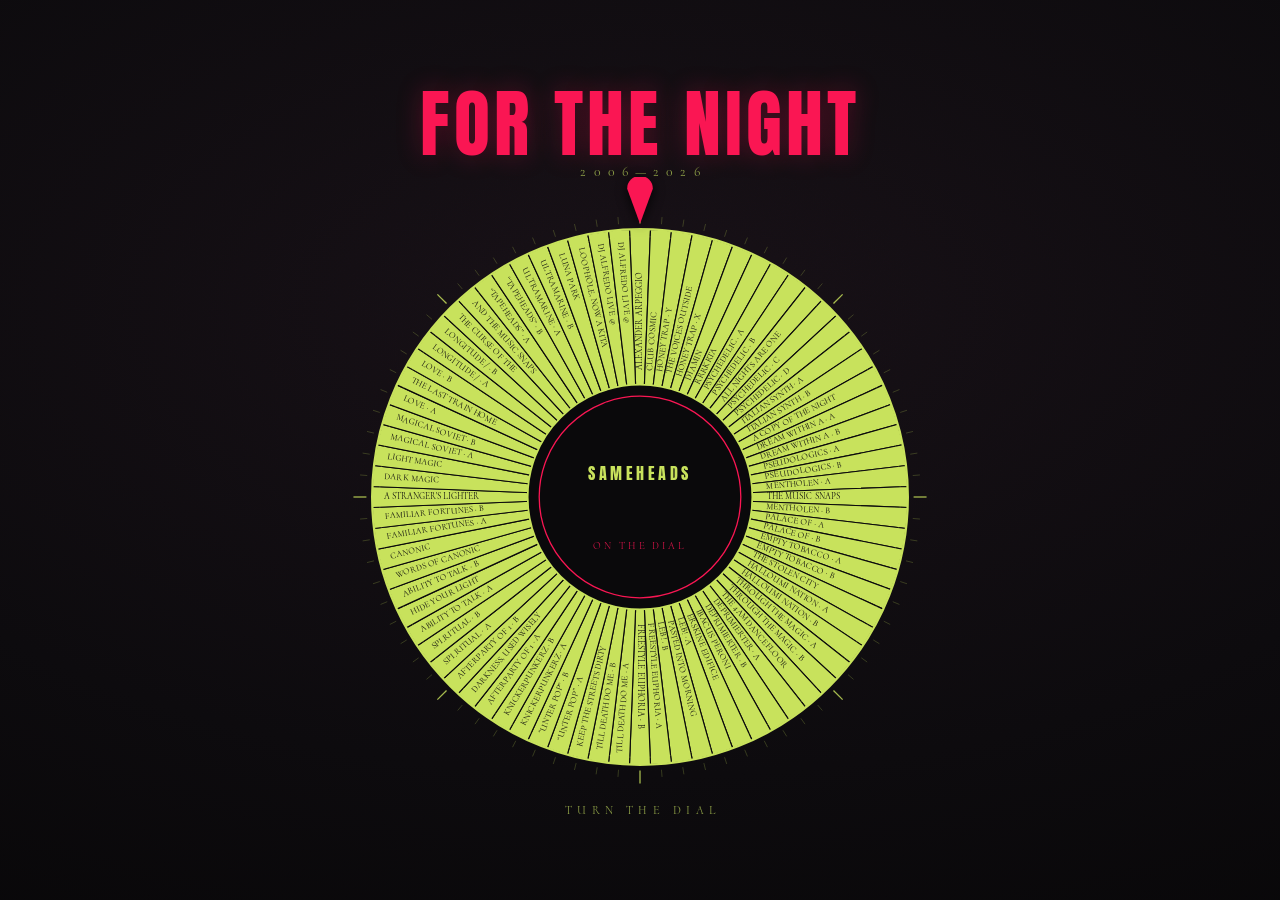
<file: spinner/index.html>
<!doctype html>
<html lang="en">
<head>
<meta charset="utf-8">
<meta name="viewport" content="width=device-width,initial-scale=1">
<meta name="theme-color" content="#0a090b">
<title>Sameheads 20 — For the Night</title>
<meta name="description" content="Sameheads, for the night. Turn the dial.">
<style>
  @font-face{font-family:"Cormorant Upright";src:url("assets/fonts/CormorantUpright-400.ttf") format("truetype");font-weight:400;font-display:swap;}
  @font-face{font-family:"Cormorant Upright";src:url("assets/fonts/CormorantUpright-700.ttf") format("truetype");font-weight:700;font-display:swap;}
  @font-face{font-family:"Anton";src:url("assets/fonts/Anton-Regular.ttf") format("truetype");font-weight:400;font-display:swap;}

  :root{
    /* Four inks, sampled off her flyer: black ground, hot pink, lime, sand. */
    --void:   #0a090b;
    --pink:   #fa1653;
    --lime:   #c8e25c;
    --sand:   #eed3a8;
    --ink:    var(--void);
    --cream:  var(--lime);
    --oxblood:var(--pink);
    --blush:  var(--sand);
    --serif:  "Cormorant Upright","Cormorant",Garamond,serif;
    --sans:   "Anton","Arial Narrow",Impact,sans-serif;
    --pad:    clamp(1.1rem,.7rem + 2.2vw,2.6rem);
  }

  *{ box-sizing:border-box; }
  html{ background:var(--void); -webkit-text-size-adjust:100%; }
  body{
    margin:0; min-height:100svh; overflow-x:clip;
    color:var(--lime); font-family:var(--serif);
    background:
      radial-gradient(120% 90% at 50% 34%, #171016 0%, #0c0a0d 58%, #060506 100%);
  }
  /* printed grain, so the black is paper and not screen */
  body::after{
    content:""; position:fixed; inset:0; z-index:1; pointer-events:none;
    opacity:.38; mix-blend-mode:overlay;
    background-image:url("data:image/svg+xml,%3Csvg xmlns='http://www.w3.org/2000/svg' width='180' height='180'%3E%3Cfilter id='n'%3E%3CfeTurbulence type='fractalNoise' baseFrequency='.85' numOctaves='3'/%3E%3C/filter%3E%3Crect width='180' height='180' filter='url(%23n)' opacity='.42'/%3E%3C/svg%3E");
  }

  .stage{
    position:relative; z-index:2;
    min-height:100svh;
    display:flex; flex-direction:column;
    align-items:center; justify-content:center;
    padding:var(--pad);
    gap:clamp(.9rem,3.2vh,2.2rem);
    text-align:center;
  }

  /* ---------- headline ---------- */
  .head{ display:grid; gap:.35em; padding-top:.4rem; }
  h1{
    margin:0; font-family:var(--sans); font-weight:400;
    font-size:clamp(2rem,1rem + 6.4vw,4.6rem);
    line-height:.92; letter-spacing:.055em; color:var(--pink);
    text-shadow:0 0 26px rgba(250,22,83,.28);
  }
  .years{
    margin:0; font-size:clamp(.66rem,.6rem + .4vw,.86rem);
    letter-spacing:.52em; text-indent:.52em; color:color-mix(in oklab,var(--lime) 72%,var(--void));
  }

  /* ---------- dial ---------- */
  .dialwrap{ display:grid; justify-items:center; gap:calc(var(--pad)*.45); min-width:0; }
  .dial{
    position:relative;
    width:min(92vw,64svh,580px);
    aspect-ratio:1; border:0; padding:0; background:none;
    cursor:pointer; -webkit-tap-highlight-color:transparent;
  }
  @media (max-height:700px){ .dial{ width:min(86vw,56svh,440px); } }

  .dialclip{ display:block; width:100%; aspect-ratio:1; overflow:hidden; border-radius:50%; }
  .dial svg{ display:block; width:100%; height:100%; will-change:transform; }
  .dial:focus-visible{ outline:2px solid var(--blush); outline-offset:10px; border-radius:50%; }

  .needle{
    position:absolute; top:-5.5%; left:50%; transform:translateX(-50%);
    width:clamp(18px,2.6vw,28px); height:auto; z-index:3; pointer-events:none;
    filter:drop-shadow(0 3px 6px rgba(0,0,0,.8));
  }
  .hint{
    margin:0; font-size:clamp(.6rem,.56rem + .24vw,.74rem);
    letter-spacing:.44em; text-indent:.44em; text-transform:uppercase;
    color:color-mix(in oklab,var(--lime) 74%,var(--void));
    transition:color .2s ease;
  }
  .hint[data-spin="1"]{ color:var(--pink); }

  /* ---------- foot ---------- */
  .foot{
    font-size:clamp(.56rem,.52rem + .2vw,.68rem);
    letter-spacing:.34em; text-indent:.34em; text-transform:uppercase;
    color:color-mix(in oklab,var(--lime) 46%,var(--void));
    padding-bottom:env(safe-area-inset-bottom,0);
  }
  .foot p{ margin:0; }

  /* ---------- result: a hot pink sticker on the black ---------- */
  .sheet{
    position:fixed; inset:0; z-index:20; display:grid; place-items:center;
    padding:var(--pad);
    background:color-mix(in oklab,var(--void) 88%, black);
  }
  .sheet[hidden]{ display:none; }
  body.locked{ overflow:hidden; }

  .slip{
    position:relative; width:min(100%,24rem);
    max-height:calc(100svh - 2*var(--pad)); overflow:auto;
    background:var(--card,var(--pink));
    color:var(--cardInk,var(--void));
    padding:calc(var(--pad)*1.5) calc(var(--pad)*1.15) calc(var(--pad)*2.1);
    display:grid; justify-items:center; gap:calc(var(--pad)*.42);
    text-align:center; transform:rotate(-.5deg);
    box-shadow:0 30px 70px -20px rgba(0,0,0,.9),
               0 0 60px -18px color-mix(in oklab,var(--card,var(--pink)) 62%,transparent);
  }
  .slip::before{
    content:""; position:absolute; inset:7px; pointer-events:none;
    border:1px solid color-mix(in oklab,var(--cardInk,var(--void)) 55%,transparent);
  }
  .slip .stamp{ width:26%; max-width:110px; margin:0 auto .2em; display:block; }
  /* the cassette is knocked out of its plate and printed in the card's own ink,
     so it never sits in a foreign dark box on lime or cream */
  .slip .stamp[data-kind="tape"]{
    aspect-ratio:900/503; background:var(--cardInk,var(--void));
    -webkit-mask:url("assets/v3/tape-ink.png") center/contain no-repeat;
            mask:url("assets/v3/tape-ink.png") center/contain no-repeat;
  }
  .slip .stamp[data-kind="skid"]{
    aspect-ratio:400/682;
    background:url("assets/v3/skid-plate.png") center/contain no-repeat;
  }
  .kicker{
    margin:0; font-size:.62rem; letter-spacing:.34em; text-indent:.34em;
    text-transform:uppercase; color:var(--cardInk,var(--void)); font-weight:700;
  }
  .rtitle{
    margin:0; font-weight:400;
    font-size:clamp(1.15rem,.95rem + .9vw,1.6rem);
    line-height:1.1; text-wrap:balance;
    text-transform:uppercase; letter-spacing:.02em;
  }
  .rartist{
    margin:0; font-size:.74rem; letter-spacing:.2em; text-indent:.2em;
    text-transform:uppercase; color:var(--cardInk,var(--void));
  }
  .rnote{ margin:0; font-size:.88rem; line-height:1.45; max-width:28ch;
    color:var(--cardInk,var(--void)); }
  .rlink{ margin:0; font-size:.72rem; letter-spacing:.14em; text-transform:uppercase; }
  .rlink a{ color:var(--cardInk,var(--void)); text-decoration:none;
    border-bottom:1px solid color-mix(in oklab,var(--cardInk,var(--void)) 45%,transparent); }

  .btn{
    font-family:var(--serif); font-size:1rem;
    letter-spacing:.18em; text-indent:.18em; text-transform:uppercase;
    border-radius:0; border:0; cursor:pointer;
    padding:.72em 1.3em .64em; width:100%;
    transition:transform .12s ease, filter .12s ease;
  }
  .btn:active{ transform:translateY(1px); }
  .btn:focus-visible{ outline:2px solid var(--cardInk,var(--void)); outline-offset:3px; }
  .btn-primary{ background:var(--cardInk,var(--void)); color:var(--card,var(--pink)); }
  .btn-primary:hover{ filter:brightness(1.35); }
  .btn-ghost{
    background:none; color:var(--cardInk,var(--void));
    border:1px solid color-mix(in oklab,var(--cardInk,var(--void)) 55%,transparent);
    font-size:.82rem; padding:.55em 1em .5em;
  }
  .btn-ghost:hover{ background:color-mix(in oklab,var(--cardInk,var(--void)) 10%,transparent); }
  .actions{ display:grid; gap:calc(var(--pad)*.4); width:min(100%,19rem); margin-top:calc(var(--pad)*.8); }
  .player{ width:100%; }
  .player iframe{ width:100%; border:0; display:block; }
  /* the reading: no chrome, just a rule that fills as she speaks */
  .reading{ width:min(100%,19rem); display:grid; gap:.42rem; margin:.1rem 0 .35rem; }
  .reading .track{
    position:relative; height:2px; width:100%;
    background:color-mix(in oklab,var(--cardInk,var(--void)) 34%,transparent);
  }
  .reading .fill{
    position:absolute; inset:0 auto 0 0; width:0%;
    background:var(--cardInk,var(--void));
  }
  .reading .time{
    font-size:.72rem; letter-spacing:.06em; text-indent:.06em;
    font-variant-numeric:tabular-nums;
    text-transform:uppercase; color:var(--cardInk,var(--void));
  }

  @media (prefers-reduced-motion:reduce){ .dial svg{ transition:none !important; } }
</style>
</head>
<body>
<main class="stage">
  <header class="head">
    <h1>FOR THE NIGHT</h1>
    <p class="years">2006—2026</p>
  </header>

  <section class="dialwrap">
    <button class="dial" id="dial" type="button" aria-describedby="hint">
      <span class="needle" aria-hidden="true">
        <svg viewBox="0 0 24 40">
          <path d="M12 40 L1 10 A11 11 0 0 1 23 10 Z" fill="#fa1653"/>
        </svg>
      </span>
      <span class="dialclip">
        <svg id="wheel" viewBox="0 0 400 400" role="img" aria-label="A dial, every slice carrying something different"></svg>
      </span>
    </button>
    <p class="hint" id="hint">Turn the dial</p>
  </section>

</main>

<div class="sheet" id="sheet" hidden>
  <div class="slip" role="dialog" aria-modal="true" aria-labelledby="rtitle">
    <span class="stamp" id="stamp" role="img" aria-label="A printed cassette" data-kind="tape"></span>
    <p class="kicker" id="kicker">—</p>
    <h2 class="rtitle" id="rtitle">—</h2>
    <p class="rartist" id="rartist"></p>
    <p class="rnote" id="rnote" hidden></p>
    <div class="player" id="player"></div>
    <p class="rlink" id="rlink" hidden><a href="#" target="_blank" rel="noopener">All 66 sides</a></p>
    <div class="actions">
      <button class="btn btn-primary" id="play" type="button">Play</button>
      <button class="btn btn-ghost" id="again" type="button">Turn again</button>
    </div>
  </div>
</div>

<script>window.POOL = {"count": 80, "entries": [{"artist": "Sameheads", "embed": "https://w.soundcloud.com/player/?url=https%3A//api.soundcloud.com/tracks/2383045836&color=%23b6ff2e&auto_play=true", "headline": "Alexander Arpeggio", "id": "mix-2383045836", "kind": "mix", "label": "Alexander Arpeggio", "meta": "C90 #30 · Side A", "title": "Alexander Arpeggio (Side A) - Sameheads C90 Tape Special # 30", "url": "https://soundcloud.com/sameheads/a-side-alexander-arpeggio-2", "weight": 1}, {"artist": "JAZ", "embed": "https://w.soundcloud.com/player/?url=https%3A//api.soundcloud.com/tracks/2383045839&color=%23b6ff2e&auto_play=true", "headline": "Club Cosmic", "id": "mix-2383045839", "kind": "mix", "label": "Club Cosmic", "meta": "C90 #30 · Side B", "title": "JAZ (Side B) - Club Cosmic - Sameheads C90 Tape Special # 30", "url": "https://soundcloud.com/sameheads/b-side-jaz-1", "weight": 1}, {"artist": "Benedikt Frey", "embed": "https://w.soundcloud.com/player/?url=https%3A//api.soundcloud.com/tracks/2098526886&color=%23b6ff2e&auto_play=true", "headline": "Honey Trap", "id": "mix-2098526886", "kind": "mix", "label": "Honey Trap", "meta": "C60 #29 · Side Y", "title": "Benedikt Frey (Side Y) - Honey Trap - Sameheads C60 Tape Collection Series #29", "url": "https://soundcloud.com/sameheads/side-y-benedikt-frey-1", "weight": 1}, {"artist": "Amelia Holt", "embed": "https://w.soundcloud.com/player/?url=https%3A//api.soundcloud.com/tracks/2098526883&color=%23b6ff2e&auto_play=true", "headline": "Honey Trap", "id": "mix-2098526883", "kind": "mix", "label": "Honey Trap", "meta": "C60 #29 · Side X", "title": "Amelia Holt (Side X) - Honey Trap - Sameheads C60 Tape Collection Series #29", "url": "https://soundcloud.com/sameheads/side-x-amelia-holt-2", "weight": 1}, {"artist": "Sameheads", "embed": "https://w.soundcloud.com/player/?url=https%3A//api.soundcloud.com/tracks/1928761409&color=%23b6ff2e&auto_play=true", "headline": "Diamin", "id": "mix-1928761409", "kind": "mix", "label": "Diamin", "meta": "C90 · Side X", "title": "Side X - Diamin (Osàre! Editions x Sameheads - C90 Special)", "url": "https://soundcloud.com/sameheads/side-x-diamin-osare-editions-x", "weight": 1}, {"artist": "Sameheads", "embed": "https://w.soundcloud.com/player/?url=https%3A//api.soundcloud.com/tracks/1928761403&color=%23b6ff2e&auto_play=true", "headline": "RRRKRTA", "id": "mix-1928761403", "kind": "mix", "label": "RRRKRTA", "meta": "C90 · Side Y", "title": "Side Y - RRRKRTA (Osàre! Editions x Sameheads - C90 Special)", "url": "https://soundcloud.com/sameheads/side-y-rrrkrta-osare-editions", "weight": 1}, {"artist": "Loma Doom", "embed": "https://w.soundcloud.com/player/?url=https%3A//api.soundcloud.com/tracks/1813326645&color=%23b6ff2e&auto_play=true", "headline": "Psychedelic Meltdown", "id": "mix-1813326645", "kind": "mix", "label": "Psychedelic", "meta": "C90 · Side A", "title": "Loma Doom (Side A) - Psychedelic Meltdown - Sameheads C90 Tape Cassette Special", "url": "https://soundcloud.com/sameheads/loma-doom-side-a-psychedelic", "weight": 1}, {"artist": "The Slow Brown Fox", "embed": "https://w.soundcloud.com/player/?url=https%3A//api.soundcloud.com/tracks/1813326636&color=%23b6ff2e&auto_play=true", "headline": "Psychedelic Meltdown", "id": "mix-1813326636", "kind": "mix", "label": "Psychedelic", "meta": "C90 · Side B", "title": "The Slow Brown Fox (Side B) - Psychedelic Meltdown - Sameheads C90 Tape Cassette Special", "url": "https://soundcloud.com/sameheads/the-slow-brown-fox-side-b", "weight": 1}, {"artist": "Akvilina", "embed": "https://w.soundcloud.com/player/?url=https%3A//api.soundcloud.com/tracks/1813326633&color=%23b6ff2e&auto_play=true", "headline": "Psychedelic Meltdown", "id": "mix-1813326633", "kind": "mix", "label": "Psychedelic", "meta": "C90 · Side C", "title": "Akvilina (Side C) - Psychedelic Meltdown - Sameheads C90 Tape Cassette Special", "url": "https://soundcloud.com/sameheads/akvilina-side-c-psychedelic", "weight": 1}, {"artist": "Lizzie Urquart", "embed": "https://w.soundcloud.com/player/?url=https%3A//api.soundcloud.com/tracks/1813326627&color=%23b6ff2e&auto_play=true", "headline": "Psychedelic Meltdown", "id": "mix-1813326627", "kind": "mix", "label": "Psychedelic", "meta": "C90 · Side D", "title": "Lizzie Urquart (Side D) - Psychedelic Meltdown - Sameheads C90 Tape Cassette Special", "url": "https://soundcloud.com/sameheads/lizzie-urquart-side-d", "weight": 1}, {"artist": "Fabrizio Mammarella", "embed": "https://w.soundcloud.com/player/?url=https%3A//api.soundcloud.com/tracks/1012848559&color=%23b6ff2e&auto_play=true", "headline": "Italian Synth Planetarium Megamix", "id": "mix-1012848559", "kind": "mix", "label": "Italian Synth", "meta": "Side A", "title": "Italian Synth Planetarium Megamix Side A compiled & mixed by Fabrizio Mammarella", "url": "https://soundcloud.com/sameheads/italian-synth-planetarium-1", "weight": 1}, {"artist": "Franz Scala", "embed": "https://w.soundcloud.com/player/?url=https%3A//api.soundcloud.com/tracks/1012848556&color=%23b6ff2e&auto_play=true", "headline": "Italian Synth Planetarium Megamix", "id": "mix-1012848556", "kind": "mix", "label": "Italian Synth", "meta": "Side B", "title": "Italian Synth Planetarium Megamix Side B compiled & mixed by Franz Scala", "url": "https://soundcloud.com/sameheads/italian-synth-planetarium", "weight": 1}, {"artist": "Kasra V", "embed": "https://w.soundcloud.com/player/?url=https%3A//api.soundcloud.com/tracks/752701975&color=%23b6ff2e&auto_play=true", "headline": "A Dream within a Dream", "id": "mix-752701975", "kind": "mix", "label": "Dream within a", "meta": "C60 #27 · Side A", "title": "Kasra V \"A Dream within a Dream\" SIDE A Sameheads C60 Tape Series # 27", "url": "https://soundcloud.com/sameheads/kasra-v-a-dream-within-a-dream", "weight": 1}, {"artist": "Kasra V", "embed": "https://w.soundcloud.com/player/?url=https%3A//api.soundcloud.com/tracks/752701987&color=%23b6ff2e&auto_play=true", "headline": "A Dream within a Dream", "id": "mix-752701987", "kind": "mix", "label": "Dream within a", "meta": "C60 #27 · Side B", "title": "Kasra V \"A Dream within a Dream\" SIDE B Sameheads C60 Tape Series # 27", "url": "https://soundcloud.com/sameheads/kasra-v-a-dream-within-a-1", "weight": 1}, {"artist": "Aleksa Alaska", "embed": "https://w.soundcloud.com/player/?url=https%3A//api.soundcloud.com/tracks/750369964&color=%23b6ff2e&auto_play=true", "headline": "Pseudologics", "id": "mix-750369964", "kind": "mix", "label": "Pseudologics", "meta": "C60 #26 · Side A", "title": "Aleksa Alaska \"Pseudologics\" SIDE A - Sameheads C60 Tape Series # 26", "url": "https://soundcloud.com/sameheads/aleksa-alaska-pseudologics-1", "weight": 1}, {"artist": "Aleksa Alaska", "embed": "https://w.soundcloud.com/player/?url=https%3A//api.soundcloud.com/tracks/750369955&color=%23b6ff2e&auto_play=true", "headline": "Pseudologics", "id": "mix-750369955", "kind": "mix", "label": "Pseudologics", "meta": "C60 #26 · Side B", "title": "Aleksa Alaska \"Pseudologics\" SIDE B - Sameheads C60 Tape Series # 26", "url": "https://soundcloud.com/sameheads/aleksa-alaska-pseudologics", "weight": 1}, {"artist": "Neuzeitliche Bodenbeläge", "embed": "https://w.soundcloud.com/player/?url=https%3A//api.soundcloud.com/tracks/721761823&color=%23b6ff2e&auto_play=true", "headline": "Mentholen Gesundheit", "id": "mix-721761823", "kind": "mix", "label": "Mentholen", "meta": "C60 #25 · Side A", "title": "Neuzeitliche Bodenbeläge \"Mentholen Gesundheit\" SIDE A - Sameheads C60 Tape # 25", "url": "https://soundcloud.com/sameheads/neuzeitliche-bodenbelaege-1", "weight": 1}, {"artist": "Neuzeitliche Bodenbeläge", "embed": "https://w.soundcloud.com/player/?url=https%3A//api.soundcloud.com/tracks/721761811&color=%23b6ff2e&auto_play=true", "headline": "Mentholen Gesundheit", "id": "mix-721761811", "kind": "mix", "label": "Mentholen", "meta": "C60 #25 · Side B", "title": "Neuzeitliche Bodenbeläge \"Mentholen Gesundheit\" SIDE B - Sameheads C60 Tape # 25", "url": "https://soundcloud.com/sameheads/neuzeitliche-bodenbelaege", "weight": 1}, {"artist": "Anatolian Weapons", "embed": "https://w.soundcloud.com/player/?url=https%3A//api.soundcloud.com/tracks/717776674&color=%23b6ff2e&auto_play=true", "headline": "Palace Of Imagination", "id": "mix-717776674", "kind": "mix", "label": "Palace Of", "meta": "C60 #24 · Side A", "title": "Anatolian Weapons \"Palace Of Imagination\" Side A - Sameheads C60 Tape Collection Series # 24", "url": "https://soundcloud.com/sameheads/anatolian-weapons-palace-of", "weight": 1}, {"artist": "Anatolian Weapons", "embed": "https://w.soundcloud.com/player/?url=https%3A//api.soundcloud.com/tracks/717776683&color=%23b6ff2e&auto_play=true", "headline": "Palace Of Imagination", "id": "mix-717776683", "kind": "mix", "label": "Palace Of", "meta": "C60 #24 · Side B", "title": "Anatolian Weapons \"Palace Of Imagination\" Side B - Sameheads C60 Tape Collection Series # 24", "url": "https://soundcloud.com/sameheads/anatolian-weapons-palace-of-1", "weight": 1}, {"artist": "Ólta Karawane", "embed": "https://w.soundcloud.com/player/?url=https%3A//api.soundcloud.com/tracks/707751880&color=%23b6ff2e&auto_play=true", "headline": "Empty Tobacco Warehouse", "id": "mix-707751880", "kind": "mix", "label": "Empty Tobacco", "meta": "C60 #23 · Side A", "title": "Ólta Karawane \"Empty Tobacco Warehouse\" SIDE A - Sameheads C60 Tape Collection # 23", "url": "https://soundcloud.com/sameheads/olta-karawane-empty-tobacco-1", "weight": 1}, {"artist": "Ólta Karawane", "embed": "https://w.soundcloud.com/player/?url=https%3A//api.soundcloud.com/tracks/707751865&color=%23b6ff2e&auto_play=true", "headline": "Empty Tobacco Warehouse", "id": "mix-707751865", "kind": "mix", "label": "Empty Tobacco", "meta": "C60 #23 · Side B", "title": "Ólta Karawane \"Empty Tobacco Warehouse\" SIDE B - Sameheads C60 Tape Collection # 23", "url": "https://soundcloud.com/sameheads/olta-karawane-empty-tobacco", "weight": 1}, {"artist": "Booty Carrell", "embed": "https://w.soundcloud.com/player/?url=https%3A//api.soundcloud.com/tracks/669012224&color=%23b6ff2e&auto_play=true", "headline": "Halloumi Nation", "id": "mix-669012224", "kind": "mix", "label": "Halloumi Nation", "meta": "C60 #22 · Side A", "title": "Booty Carrell \"Halloumi Nation\" SIDE A - Sameheads C60 Tape # 22", "url": "https://soundcloud.com/sameheads/booty-carell-halloumi-nation", "weight": 1}, {"artist": "Booty Carrell", "embed": "https://w.soundcloud.com/player/?url=https%3A//api.soundcloud.com/tracks/669012245&color=%23b6ff2e&auto_play=true", "headline": "Halloumi Nation", "id": "mix-669012245", "kind": "mix", "label": "Halloumi Nation", "meta": "C60 #22 · Side B", "title": "Booty Carrell \"Halloumi Nation\" SIDE B - Sameheads C60 Tape # 22", "url": "https://soundcloud.com/sameheads/booty-carell-halloumi-nation-1", "weight": 1}, {"artist": "Dea Barandana", "embed": "https://w.soundcloud.com/player/?url=https%3A//api.soundcloud.com/tracks/689004529&color=%23b6ff2e&auto_play=true", "headline": "Through the Magic Scope", "id": "mix-689004529", "kind": "mix", "label": "Through the Magic", "meta": "C60 #21 · Side A", "title": "Dea Barandana \"Through the Magic Scope\" SIDE A - Sameheads C60 Tape Collection # 21", "url": "https://soundcloud.com/sameheads/dea-barandana-through-the-1", "weight": 1}, {"artist": "Dea Barandana", "embed": "https://w.soundcloud.com/player/?url=https%3A//api.soundcloud.com/tracks/689004511&color=%23b6ff2e&auto_play=true", "headline": "Through the Magic Scope", "id": "mix-689004511", "kind": "mix", "label": "Through the Magic", "meta": "C60 #21 · Side B", "title": "Dea Barandana \"Through the Magic Scope\" SIDE B - Sameheads C60 Tape Collection # 21", "url": "https://soundcloud.com/sameheads/dea-barandana-through-the", "weight": 1}, {"artist": "NOSEDRIP", "embed": "https://w.soundcloud.com/player/?url=https%3A//api.soundcloud.com/tracks/668038475&color=%23b6ff2e&auto_play=true", "headline": "Deprimierter Ziehen Der Sommer", "id": "mix-668038475", "kind": "mix", "label": "Deprimierter", "meta": "C60 #20 · Side A", "title": "NOSEDRIP -  \"Deprimierter Ziehen Der Sommer\" SIDE A - Sameheads C60 Tape Collection # 20", "url": "https://soundcloud.com/sameheads/nosedrip-sameheads-c60a", "weight": 1}, {"artist": "NOSEDRIP", "embed": "https://w.soundcloud.com/player/?url=https%3A//api.soundcloud.com/tracks/668038469&color=%23b6ff2e&auto_play=true", "headline": "Deprimierter Ziehen Der Sommer", "id": "mix-668038469", "kind": "mix", "label": "Deprimierter", "meta": "C60 #20 · Side B", "title": "NOSEDRIP - \"Deprimierter Ziehen Der Sommer\" SIDE B - Sameheads C60 Tape Collection # 20", "url": "https://soundcloud.com/sameheads/nosedrip-sameheads-c60b", "weight": 1}, {"artist": "Izabel", "embed": "https://w.soundcloud.com/player/?url=https%3A//api.soundcloud.com/tracks/613111053&color=%23b6ff2e&auto_play=true", "headline": "IBACUS PERONI", "id": "mix-613111053", "kind": "mix", "label": "IBACUS PERONI", "meta": "Moored in Mooloolaba · C60 #19 · Side A", "title": "Izabel \"Moored in Mooloolaba\" SIDE A - IBACUS PERONI - Sameheads C60 Tape # 19", "url": "https://soundcloud.com/sameheads/izabel-moored-in-mooloolaba", "weight": 1}, {"artist": "Izabel", "embed": "https://w.soundcloud.com/player/?url=https%3A//api.soundcloud.com/tracks/613111074&color=%23b6ff2e&auto_play=true", "headline": "ERSKINE EDIFICE", "id": "mix-613111074", "kind": "mix", "label": "ERSKINE EDIFICE", "meta": "Moored in Mooloolaba · C60 #19 · Side B", "title": "Izabel \"Moored in Mooloolaba\" SIDE B - ERSKINE EDIFICE - Sameheads C60 Tape # 19", "url": "https://soundcloud.com/sameheads/izabel-moored-in-mooloolaba-1", "weight": 1}, {"artist": "Marlene Stark", "embed": "https://w.soundcloud.com/player/?url=https%3A//api.soundcloud.com/tracks/586293090&color=%23b6ff2e&auto_play=true", "headline": "LEB! (Let it be)", "id": "mix-586293090", "kind": "mix", "label": "LEB!", "meta": "C60 #18 · Side A", "title": "Marlene Stark \"LEB! (Let it be)\" Side A - Sameheads C60 Tape Collection Series # 18", "url": "https://soundcloud.com/sameheads/marlene-stark-leb-let-it-be-1", "weight": 1}, {"artist": "Marlene Stark", "embed": "https://w.soundcloud.com/player/?url=https%3A//api.soundcloud.com/tracks/586292268&color=%23b6ff2e&auto_play=true", "headline": "LEB! (Let it be)", "id": "mix-586292268", "kind": "mix", "label": "LEB!", "meta": "C60 #18 · Side B", "title": "Marlene Stark \"LEB! (Let it be)\" Side B - Sameheads C60 Tape Collection Series # 18", "url": "https://soundcloud.com/sameheads/marlene-stark-leb-let-it-be", "weight": 1}, {"artist": "BINTUS", "embed": "https://w.soundcloud.com/player/?url=https%3A//api.soundcloud.com/tracks/566042526&color=%23b6ff2e&auto_play=true", "headline": "Freestyle Euphoria", "id": "mix-566042526", "kind": "mix", "label": "Freestyle Euphoria", "meta": "C60 #17 · Side A", "title": "BINTUS \"Freestyle Euphoria\" Side A - Sameheads C60 Tape Collection # 17", "url": "https://soundcloud.com/sameheads/bintus-freestyle-euphoria", "weight": 1}, {"artist": "BINTUS", "embed": "https://w.soundcloud.com/player/?url=https%3A//api.soundcloud.com/tracks/566042481&color=%23b6ff2e&auto_play=true", "headline": "Freestyle Euphoria", "id": "mix-566042481", "kind": "mix", "label": "Freestyle Euphoria", "meta": "C60 #17 · Side B", "title": "BINTUS \"Freestyle Euphoria\" Side B - Sameheads C60 Tape Collection # 17", "url": "https://soundcloud.com/sameheads/bintus-freestyle-euphoria-side", "weight": 1}, {"artist": "Loud-E", "embed": "https://w.soundcloud.com/player/?url=https%3A//api.soundcloud.com/tracks/551420178&color=%23b6ff2e&auto_play=true", "headline": "Till Death do me", "id": "mix-551420178", "kind": "mix", "label": "Till Death do me", "meta": "C60 #16 · Side A", "title": "Loud-E \"Till Death do me\" - Sameheads C60 Tape Collection # 16 - SIDE A", "url": "https://soundcloud.com/sameheads/loud-e-till-death-do-me-1", "weight": 1}, {"artist": "Loud-E", "embed": "https://w.soundcloud.com/player/?url=https%3A//api.soundcloud.com/tracks/551420169&color=%23b6ff2e&auto_play=true", "headline": "Till Death do me", "id": "mix-551420169", "kind": "mix", "label": "Till Death do me", "meta": "C60 #16 · Side B", "title": "Loud-E \"Till Death do me\" - Sameheads C60 Tape Collection # 16 - SIDE B", "url": "https://soundcloud.com/sameheads/loud-e-till-death-do-me", "weight": 1}, {"artist": "Oscar der Winzige", "embed": "https://w.soundcloud.com/player/?url=https%3A//api.soundcloud.com/tracks/482772858&color=%23b6ff2e&auto_play=true", "headline": "“UNTER POP”", "id": "mix-482772858", "kind": "mix", "label": "“UNTER POP”", "meta": "C60 #15 · Side A", "title": "\"UNTER POP\" compiled by Oscar der Winzige: C60 Tape # 15 - SIDE A", "url": "https://soundcloud.com/sameheads/oscar-unter-pop-mix-side-a", "weight": 1}, {"artist": "Oscar der Winzige", "embed": "https://w.soundcloud.com/player/?url=https%3A//api.soundcloud.com/tracks/482772846&color=%23b6ff2e&auto_play=true", "headline": "“UNTER POP”", "id": "mix-482772846", "kind": "mix", "label": "“UNTER POP”", "meta": "C60 #15 · Side B", "title": "\"UNTER POP\" compiled by Oscar der Winzige: C60 Tape # 15 - SIDE B", "url": "https://soundcloud.com/sameheads/oscar-unter-pop-mix-side-b", "weight": 1}, {"artist": "Jonny 5", "embed": "https://w.soundcloud.com/player/?url=https%3A//api.soundcloud.com/tracks/406531689&color=%23b6ff2e&auto_play=true", "headline": "Knickerpunkerz", "id": "mix-406531689", "kind": "mix", "label": "Knickerpunkerz", "meta": "C60 #14 · Side A", "title": "Jonny 5 \"7\" Knickerpunkerz\" SIDE A - Sameheads C60 Collection # 14", "url": "https://soundcloud.com/sameheads/bahnsteig-23-mixed-by-jonny", "weight": 1}, {"artist": "Jonny 5", "embed": "https://w.soundcloud.com/player/?url=https%3A//api.soundcloud.com/tracks/406531686&color=%23b6ff2e&auto_play=true", "headline": "Knickerpunkerz", "id": "mix-406531686", "kind": "mix", "label": "Knickerpunkerz", "meta": "C60 #14 · Side B", "title": "Jonny 5 \"7\" Knickerpunkerz\" SIDE B - Sameheads C60 Collection # 14", "url": "https://soundcloud.com/sameheads/bahnsteig-23-mixed-by-jonny-5", "weight": 1}, {"artist": "An-i", "embed": "https://w.soundcloud.com/player/?url=https%3A//api.soundcloud.com/tracks/435454512&color=%23b6ff2e&auto_play=true", "headline": "An Afterparty of 1", "id": "mix-435454512", "kind": "mix", "label": "Afterparty of 1", "meta": "C60 #13 · Side A", "title": "An-i \"An Afterparty of 1\" - SIDE A - Sameheads C60 Tape Collection # 13", "url": "https://soundcloud.com/sameheads/side-a", "weight": 1}, {"artist": "An-i", "embed": "https://w.soundcloud.com/player/?url=https%3A//api.soundcloud.com/tracks/435454518&color=%23b6ff2e&auto_play=true", "headline": "An Afterparty of 1", "id": "mix-435454518", "kind": "mix", "label": "Afterparty of 1", "meta": "C60 #13 · Side B", "title": "An-i \"An Afterparty of 1\" - SIDE B - Sameheads C60 Tape Collection # 13", "url": "https://soundcloud.com/sameheads/side-b", "weight": 1}, {"artist": "Elena Colombi", "embed": "https://w.soundcloud.com/player/?url=https%3A//api.soundcloud.com/tracks/379115282&color=%23b6ff2e&auto_play=true", "headline": "Spi.Ritual", "id": "mix-379115282", "kind": "mix", "label": "Spi.Ritual", "meta": "C60 #12 · Side A", "title": "Elena Colombi \"Spi.Ritual\" SIDE A - Sameheads C60 Tape Collection Series # 12", "url": "https://soundcloud.com/sameheads/elena-colombi-spi-ritual", "weight": 1}, {"artist": "Elena Colombi", "embed": "https://w.soundcloud.com/player/?url=https%3A//api.soundcloud.com/tracks/379115276&color=%23b6ff2e&auto_play=true", "headline": "Spi.Ritual", "id": "mix-379115276", "kind": "mix", "label": "Spi.Ritual", "meta": "C60 #12 · Side B", "title": "Elena Colombi \"Spi.Ritual\" SIDE B - Sameheads C60 Tape Collection Series # 12", "url": "https://soundcloud.com/sameheads/elena-colombi-spi-ritual-side", "weight": 1}, {"artist": "Oscar der Winzige", "embed": "https://w.soundcloud.com/player/?url=https%3A//api.soundcloud.com/tracks/370747487&color=%23b6ff2e&auto_play=true", "headline": "The Ability to Talk", "id": "mix-370747487", "kind": "mix", "label": "Ability to Talk", "meta": "C60 #11 · Side A", "title": "Oscar der Winzige \"The Ability to Talk\" - Sameheads C60 Tape # 11 - SIDE A", "url": "https://soundcloud.com/sameheads/oscar-der-winzige-the-ability", "weight": 1}, {"artist": "Oscar der Winzige", "embed": "https://w.soundcloud.com/player/?url=https%3A//api.soundcloud.com/tracks/370747493&color=%23b6ff2e&auto_play=true", "headline": "The Ability to Talk", "id": "mix-370747493", "kind": "mix", "label": "Ability to Talk", "meta": "C60 #11 · Side B", "title": "Oscar der Winzige \"The Ability to Talk\" - Sameheads C60 Tape # 11 - SIDE B", "url": "https://soundcloud.com/sameheads/oscar-der-winzige-the", "weight": 1}, {"artist": "Sacha Mambo", "embed": "https://w.soundcloud.com/player/?url=https%3A//api.soundcloud.com/tracks/347779799&color=%23b6ff2e&auto_play=true", "headline": "The Words of Canonic Explotation", "id": "mix-347779799", "kind": "mix", "label": "Words of Canonic", "meta": "Side A", "title": "Sacha Mambo - The Words of Canonic Explotation - Side A", "url": "https://soundcloud.com/sameheads/sacha-mambo-the-words-of", "weight": 1}, {"artist": "Sacha Mambo", "embed": "https://w.soundcloud.com/player/?url=https%3A//api.soundcloud.com/tracks/347779800&color=%23b6ff2e&auto_play=true", "headline": "The Canonic Explotation of Words", "id": "mix-347779800", "kind": "mix", "label": "Canonic", "meta": "Side B", "title": "Sacha Mambo - The Canonic Explotation of Words - Side B", "url": "https://soundcloud.com/sameheads/sacha-mambo-the-canonic", "weight": 1}, {"artist": "dane//close", "embed": "https://w.soundcloud.com/player/?url=https%3A//api.soundcloud.com/tracks/337823729&color=%23b6ff2e&auto_play=true", "headline": "Familiar Fortunes", "id": "mix-337823729", "kind": "mix", "label": "Familiar Fortunes", "meta": "C60 #9 · Side A", "title": "dane//close \"Familiar Fortunes\" SIDE A - Sameheads C60 Tape release # 9", "url": "https://soundcloud.com/sameheads/dane-close-familiar-fortunes", "weight": 1}, {"artist": "dane//close", "embed": "https://w.soundcloud.com/player/?url=https%3A//api.soundcloud.com/tracks/337823732&color=%23b6ff2e&auto_play=true", "headline": "Familiar Fortunes", "id": "mix-337823732", "kind": "mix", "label": "Familiar Fortunes", "meta": "C60 #9 · Side B", "title": "dane//close \"Familiar Fortunes\" SIDE B - Sameheads C60 Tape release # 9", "url": "https://soundcloud.com/sameheads/dane-close-familiar-fortunes-1", "weight": 1}, {"artist": "Zozo", "embed": "https://w.soundcloud.com/player/?url=https%3A//api.soundcloud.com/tracks/317342599&color=%23b6ff2e&auto_play=true", "headline": "Dark Magic", "id": "mix-317342599", "kind": "mix", "label": "Dark Magic", "meta": "Witchez of Anatolia · Side A", "title": "Zozo \"Witchez of Anatolia\" Side A Dark Magic Side", "url": "https://soundcloud.com/sameheads/zozo-witchez-of-anatolia", "weight": 1}, {"artist": "Zozo", "embed": "https://w.soundcloud.com/player/?url=https%3A//api.soundcloud.com/tracks/317342585&color=%23b6ff2e&auto_play=true", "headline": "Light Magic", "id": "mix-317342585", "kind": "mix", "label": "Light Magic", "meta": "Witchez of Anatolia · Side B", "title": "Zozo \"Witchez of Anatolia\" Side B Light Magic Side", "url": "https://soundcloud.com/sameheads/zozo-witchez-of-anatolia-side", "weight": 1}, {"artist": "CHIKISS", "embed": "https://w.soundcloud.com/player/?url=https%3A//api.soundcloud.com/tracks/301101545&color=%23b6ff2e&auto_play=true", "headline": "Magical Soviet Soundtracks of the 60's & 70's", "id": "mix-301101545", "kind": "mix", "label": "Magical Soviet", "meta": "C60 · Side A", "title": "Magical Soviet Soundtracks of the 60's & 70's Side A - Compiled by CHIKISS: Sameheads C60 Tape", "url": "https://soundcloud.com/sameheads/magical-soviet-soundtracks-of-the-60s-70s-side-a-compiled-by-chikiss-sameheads-c60-tape", "weight": 1}, {"artist": "CHIKISS", "embed": "https://w.soundcloud.com/player/?url=https%3A//api.soundcloud.com/tracks/301101550&color=%23b6ff2e&auto_play=true", "headline": "Magical Soviet Soundtracks of the 60's & 70's", "id": "mix-301101550", "kind": "mix", "label": "Magical Soviet", "meta": "C60 · Side B", "title": "Magical Soviet Soundtracks of the 60's & 70's Side B - Compiled by CHIKISS: Sameheads C60 Tape", "url": "https://soundcloud.com/sameheads/magical-soviet-soundtracks-of-the-60s-70sside-b-compiled-by-chikiss-sameheads-c60-tape", "weight": 1}, {"artist": "Vladimir Ivkovic", "embed": "https://w.soundcloud.com/player/?url=https%3A//api.soundcloud.com/tracks/284925918&color=%23b6ff2e&auto_play=true", "headline": "lOVe", "id": "mix-284925918", "kind": "mix", "label": "lOVe", "meta": "C60 · Side A", "title": "Vladimir Ivkovic \"lOVe tape\" Side A - Sameheads C60 Tape Collection", "url": "https://soundcloud.com/sameheads/vladimir-ivkovic-love-tape-side-a-sameheads-c60-tape-collection", "weight": 1}, {"artist": "Vladimir Ivkovic", "embed": "https://w.soundcloud.com/player/?url=https%3A//api.soundcloud.com/tracks/284925921&color=%23b6ff2e&auto_play=true", "headline": "lOVe", "id": "mix-284925921", "kind": "mix", "label": "lOVe", "meta": "C60 · Side B", "title": "Vladimir Ivkovic \"lOVe tape\" Side B - Sameheads C60 Tape Collection", "url": "https://soundcloud.com/sameheads/vladimir-ivkovic-love-tape-side-b-sameheads-c60-tape-collection", "weight": 1}, {"artist": "As Longitude", "embed": "https://w.soundcloud.com/player/?url=https%3A//api.soundcloud.com/tracks/281214479&color=%23b6ff2e&auto_play=true", "headline": "Longitude / Latitude", "id": "mix-281214479", "kind": "mix", "label": "Longitude /", "meta": "C60 #5 · Side A", "title": "As Longitude \"Longitude / Latitude\" Side A - Sameheads C60 Tape Collection Series # 5", "url": "https://soundcloud.com/sameheads/as-longitude-longitude-latitude-side-a-sameheads-c60-tape-collection-series-5", "weight": 1}, {"artist": "As Longitude", "embed": "https://w.soundcloud.com/player/?url=https%3A//api.soundcloud.com/tracks/281214476&color=%23b6ff2e&auto_play=true", "headline": "Longitude / Latitude", "id": "mix-281214476", "kind": "mix", "label": "Longitude /", "meta": "C60 #5 · Side B", "title": "As Longitude \"Longitude / Latitude\" Side B - Sameheads C60 Tape Collection Series # 5", "url": "https://soundcloud.com/sameheads/as-longitude-longitude-latitude-side-b-sameheads-c60-tape-collection-series-5", "weight": 1}, {"artist": "ANDY VOTEL", "embed": "https://w.soundcloud.com/player/?url=https%3A//api.soundcloud.com/tracks/204019933&color=%23b6ff2e&auto_play=true", "headline": "THE CURSE OF THE TINFOIL TEMPURA", "id": "mix-204019933", "kind": "mix", "label": "THE CURSE OF THE", "meta": "C60 #1", "title": "ANDY VOTEL - THE CURSE OF THE TINFOIL TEMPURA - Sameheads C60 Tape Collection Series #1", "url": "https://soundcloud.com/sameheads/andy-votel-the-curse-of-the-tinfoil-tempura-exclusive-sameheads-tape-1", "weight": 1}, {"artist": "Albion", "embed": "https://w.soundcloud.com/player/?url=https%3A//api.soundcloud.com/tracks/228263132&color=%23b6ff2e&auto_play=true", "headline": "“Tapeheads”", "id": "mix-228263132", "kind": "mix", "label": "“Tapeheads”", "meta": "C60 #2 · Side A", "title": "\"Tapeheads\" Side A by Albion - Sameheads C60 Tape Collection Series #2", "url": "https://soundcloud.com/sameheads/tapeheads-side-a-by-albion-sameheads-c60-tape-collection-series-2", "weight": 1}, {"artist": "Albion", "embed": "https://w.soundcloud.com/player/?url=https%3A//api.soundcloud.com/tracks/228264499&color=%23b6ff2e&auto_play=true", "headline": "“Tapeheads”", "id": "mix-228264499", "kind": "mix", "label": "“Tapeheads”", "meta": "C60 #2 · Side B", "title": "\"Tapeheads\" Side B by Albion - Sameheads C60 Tape Collection Series #2", "url": "https://soundcloud.com/sameheads/tapeheads-side-b-by-albion-sameheads-c60-tape-collection-series-2", "weight": 1}, {"artist": "Silvia Kastel", "embed": "https://w.soundcloud.com/player/?url=https%3A//api.soundcloud.com/tracks/262461309&color=%23b6ff2e&auto_play=true", "headline": "Ultramarine Transmissions", "id": "mix-262461309", "kind": "mix", "label": "Ultramarine", "meta": "C60 · Side A", "title": "Silvia Kastel \"Ultramarine Transmissions\" Side A - Sameheads C60 Tape Collection Series", "url": "https://soundcloud.com/sameheads/silvia-kastel-ultramarine-transmissions-side-a-sameheads-c60-tape-collection-series", "weight": 1}, {"artist": "Silvia Kastel", "embed": "https://w.soundcloud.com/player/?url=https%3A//api.soundcloud.com/tracks/262461315&color=%23b6ff2e&auto_play=true", "headline": "Ultramarine Transimissions", "id": "mix-262461315", "kind": "mix", "label": "Ultramarine", "meta": "C60 · Side B", "title": "Silvia Kastel \"Ultramarine Transimissions\" Side B - Sameheads C60 Tape Collection Series", "url": "https://soundcloud.com/sameheads/silvia-kastel-ultramarine-transimissions-side-b-sameheads-c60-tape-collection-series", "weight": 1}, {"artist": "Emil Doesn't Drive", "embed": "https://w.soundcloud.com/player/?url=https%3A//api.soundcloud.com/tracks/98549390&color=%23b6ff2e&auto_play=true", "headline": "Luna Park", "id": "mix-98549390", "kind": "mix", "label": "Luna Park", "meta": "Exclusive Front Ear Magazine Mixtape", "title": "Luna Park by Emil Doesn't Drive - *Exclusive Front Ear Magazine Mixtape*", "url": "https://soundcloud.com/sameheads/luna-park-exclusive-front-ear", "weight": 1}, {"artist": "Sameheads", "embed": "https://w.soundcloud.com/player/?url=https%3A//api.soundcloud.com/tracks/276057434&color=%23b6ff2e&auto_play=true", "headline": "Dj Alfredo Live @ Amnesia '89 part 1", "id": "mix-276057434", "kind": "mix", "label": "Dj Alfredo Live @", "meta": "C60", "title": "Dj Alfredo *Live @ Amnesia '89 part 1 - Sameheads C60 Tape Series", "url": "https://soundcloud.com/sameheads/dj-alfredo-live-amnesia-89-part-1-sameheads-c60-tape-series", "weight": 1}, {"artist": "Sameheads", "embed": "https://w.soundcloud.com/player/?url=https%3A//api.soundcloud.com/tracks/276057429&color=%23b6ff2e&auto_play=true", "headline": "Dj Alfredo Live @ Amnesia '89 part 2", "id": "mix-276057429", "kind": "mix", "label": "Dj Alfredo Live @", "meta": "C60", "title": "Dj Alfredo *Live @ Amnesia '89 part 2 - Sameheads C60 Tape Series", "url": "https://soundcloud.com/sameheads/dj-alfredo-live-amnesia-89-part-2-sameheads-c60-tape-series", "weight": 1}, {"headline": "Argentina's wild coast", "id": "other-cormorant", "kind": "other", "label": "The voices outside", "meta": "", "note": "The birds are arguing. Live.", "title": "Argentina's wild coast", "url": "https://explore.org/livecams/rewilding-argentina/rewilding-cormorant", "weight": 1}, {"headline": "ISS — live view of Earth", "id": "other-iss", "kind": "other", "label": "All nights are one", "meta": "", "note": "The proper space webcam she wished for.", "title": "ISS — live view of Earth", "url": "https://eol.jsc.nasa.gov/ESRS/HDEV/", "weight": 1}, {"headline": "The poem, read aloud", "id": "other-poem", "kind": "poem", "label": "A copy of the night", "meta": "", "note": "Her own reading. English first, then German.", "title": "The poem, read aloud", "url": "assets/audio/poem-reading.mp3", "weight": 2, "embed": "assets/audio/poem-reading.mp3"}, {"headline": "The tape collection", "id": "other-collection", "kind": "collection", "label": "The music snaps", "meta": "", "note": "All 66 sides, in one place.", "title": "The tape collection", "url": "https://soundcloud.com/sameheads/sets/sameheads-c60-tape-collection", "weight": 1, "embed": "https://w.soundcloud.com/player/?url=https%3A//api.soundcloud.com/playlists/154733222&color=%23b6ff2e&auto_play=true&show_artwork=false&show_comments=false"}, {"headline": "Sameheads, Richardstr. 10", "id": "other-sameheads", "kind": "other", "label": "The stolen city", "meta": "", "title": "Sameheads, Richardstr. 10", "url": "https://sameheads.com/", "weight": 1}, {"headline": "20th birthday, 20 Nov", "id": "other-birthday", "kind": "other", "label": "The 4am dancefloor", "meta": "", "title": "20th birthday, 20 Nov", "url": "https://ra.co/events/2521007", "weight": 1}, {"headline": "Pasted into morning", "id": "other-morning", "kind": "other", "label": "Pasted into morning", "meta": "", "title": "Pasted into morning", "url": "https://www.cameronsworld.net/", "weight": 1, "note": "The whole early web, in one page."}, {"headline": "Keep the streets dirty", "id": "other-dirty", "kind": "other", "label": "Keep the streets dirty", "meta": "", "title": "Keep the streets dirty", "url": "https://www.instagram.com/sameheads/", "weight": 1, "note": "Proof of life."}, {"headline": "Use the darkness wisely", "id": "other-dark", "kind": "other", "label": "Darkness, used wisely", "meta": "", "title": "Darkness, used wisely", "url": "https://theuselessweb.com/", "weight": 1, "note": "One door at random. Nothing behind it."}, {"headline": "Hide your light", "id": "other-light", "kind": "other", "label": "Hide your light", "meta": "", "title": "Hide your light", "url": "https://www.lightpollutionmap.info/#zoom=4.00&lat=45.8720&lon=14.5470&state=eyJiYXNlbWFwIjoiTGF5ZXJCaW5nUm9hZCIsIm92ZXJsYXkiOiJzYl8yMDI1Iiwib3ZlcmxheWNvbG9yIjpmYWxzZSwib3ZlcmxheU9wYWNpdHkiOiI2MCIsImZlYXR1cmVzb3BhY2l0eSI6Ijg1In0=", "weight": 1, "note": "Where the dark still is."}, {"headline": "A stranger's lighter", "id": "other-lighter", "kind": "other", "label": "A stranger's lighter", "meta": "", "note": "Etna, live, 24 hours a day.", "title": "A stranger's lighter", "url": "https://www.gpetnalive.com/en/diretta", "weight": 1}, {"headline": "The last train home", "id": "other-lasttrain", "kind": "other", "label": "The last train home", "meta": "", "title": "The last train home", "url": "https://driveandlisten.app/", "weight": 1, "note": "Another city, driving, radio on."}, {"headline": "The music snaps", "id": "other-snap", "kind": "collection", "label": "And the music snaps", "meta": "", "title": "The music snaps", "url": "https://soundcloud.com/sameheads/sets/sameheads-c60-tape-collection", "weight": 1, "embed": "https://w.soundcloud.com/player/?url=https%3A//api.soundcloud.com/playlists/154733222&color=%23b6ff2e&auto_play=true&show_artwork=false&show_comments=false"}, {"headline": "Loophole, now a Kita", "id": "other-kita", "kind": "other", "label": "Loophole, now a Kita", "meta": "", "note": "Pick a city. Any city.", "title": "Loophole, now a Kita", "url": "https://neal.fun/asteroid-launcher/", "weight": 1}], "note": "Every entry carries a label short enough to print radially on the dial.", "updated": "2026-11-08", "version": 3};</script>
<script>
(function(){
  "use strict";
  const POOL = window.POOL.entries.filter(e => (e.weight ?? 1) > 0);
  const N = POOL.length, STEP = 360 / N;
  const NS = "http://www.w3.org/2000/svg";
  const svg = document.getElementById("wheel");
  const dial = document.getElementById("dial");
  const sheet = document.getElementById("sheet");
  const hint = document.getElementById("hint");
  const reduce = matchMedia("(prefers-reduced-motion: reduce)").matches;

  const CREAM = "#c8e25c", BLUSH = "#eed3a8", OXBLOOD = "#fa1653", INK = "#0a090b";

  const el = (n,a)=>{ const e=document.createElementNS(NS,n); for(const k in a) e.setAttribute(k,a[k]); return e; };
  const pol = (d,r)=>{ const a=(d-90)*Math.PI/180; return [200+r*Math.cos(a), 200+r*Math.sin(a)]; };

  // Spread the oddities around the dial so they are not stacked in one arc.
  const order = (() => {
    const mixes=[], others=[];
    POOL.forEach((e,i)=>(e.kind==="mix"?mixes:others).push(i));
    if(!others.length) return POOL.map((_,i)=>i);
    const out=new Array(POOL.length).fill(-1);
    others.forEach((idx,j)=>{
      const slot=Math.round((j+.5)*POOL.length/others.length)%POOL.length;
      let k=slot; while(out[k]!==-1) k=(k+1)%POOL.length;
      out[k]=idx;
    });
    let m=0; for(let i=0;i<out.length;i++) if(out[i]===-1) out[i]=mixes[m++];
    return out;
  })();

  const g = el("g", {});

  // ---- slices ----
  for (let i=0;i<N;i++){
    const a0=i*STEP-STEP/2, a1=a0+STEP;
    const [x0,y0]=pol(a0,186), [x1,y1]=pol(a1,186);
    const d=`M200,200 L${x0.toFixed(2)},${y0.toFixed(2)} A186,186 0 0 1 ${x1.toFixed(2)},${y1.toFixed(2)} Z`;
    const e = POOL[order[i]];
    // Solid cream, like the printed card: one ink for the whole ring, the
    // black ground showing through as a hairline gap between wedges.
    g.appendChild(el("path",{ d, fill:CREAM, stroke:INK, "stroke-width":".8" }));
  }

  // ---- the sayings, one per slice, printed along the radius ----
  //
  // Two rules keep radial type readable:
  //   1. right half reads outward from the hub, left half reads inward from
  //      the rim, so no label is ever upside down;
  //   2. every label is clipped to the ring and shrunk/trimmed to fit its
  //      band, so nothing spills outside the circle or breaks mid-word.
  const R_IN = 88, R_OUT = 178, BAND = R_OUT - R_IN - 3;

  const defs = el("defs", {});
  const cp = el("clipPath", { id:"ringclip" });
  cp.appendChild(el("circle",{ cx:200, cy:200, r:184 }));
  defs.appendChild(cp);
  svg.appendChild(defs);
  const lg = el("g", { "clip-path":"url(#ringclip)" });

  const base = POOL.map(e => (e.label || e.headline || e.title || "").toUpperCase());
  const seen = {};
  base.forEach(l => { if (l) seen[l] = (seen[l]||0) + 1; });
  const sideOf = e => {
    const m = /side\s+([a-z])\b/i.exec(e.meta || "");
    return m ? m[1].toUpperCase() : "";
  };

  for (let i=0;i<N;i++){
    const idx = order[i], e = POOL[idx];
    let label = base[idx];
    if (!label) continue;
    // two sides of one tape share a title; print which side so the dial
    // does not look like it is repeating itself
    if (seen[label] > 1){
      const s = sideOf(e);
      if (s) label = label + " · " + s;
    }
    const a = i*STEP;
    const inward = a > 180;
    const [px,py] = inward ? pol(a, R_OUT) : pol(a, R_IN);
    const rot = inward ? a - 270 : a - 90;
    const t = el("text", {
      x: px.toFixed(2), y: py.toFixed(2),
      fill: INK,
      "font-family": "Cormorant Upright, Georgia, serif",
      "font-size": "6.2",
      "letter-spacing": ".06",
      "text-anchor": "start",
      "dominant-baseline": "middle",
      transform: `rotate(${rot.toFixed(2)} ${px.toFixed(2)} ${py.toFixed(2)})`
    });
    t.textContent = label;
    lg.appendChild(t);

    let fs = 6.2;
    while (t.getComputedTextLength() > BAND && fs > 4.6){
      fs -= .2; t.setAttribute("font-size", fs.toFixed(1));
    }
    if (t.getComputedTextLength() > BAND){
      let s = label;
      while (s.length > 4 && t.getComputedTextLength() > BAND){
        s = s.slice(0, -2);
        t.textContent = s.replace(/[\s·,-]+$/,"") + "…";
      }
    }
  }

  // ---- rims ----
  // ---- ticks outside the rim, like a tuner scale ----
  for (let i=0;i<N;i++){
    const major = i % 10 === 0;
    const [tx0,ty0] = pol(i*STEP, 190);
    const [tx1,ty1] = pol(i*STEP, major ? 199 : 195);
    g.appendChild(el("line",{
      x1:tx0.toFixed(2), y1:ty0.toFixed(2), x2:tx1.toFixed(2), y2:ty1.toFixed(2),
      stroke: major ? "rgba(200,226,92,.82)" : "rgba(200,226,92,.34)",
      "stroke-width": major ? ".9" : ".45"
    }));
  }
  g.appendChild(el("circle",{ cx:200,cy:200,r:186, fill:"none", stroke:CREAM,"stroke-width":"1.6" }));
  g.appendChild(el("circle",{ cx:200,cy:200,r:181, fill:"none", stroke:"rgba(200,226,92,.24)","stroke-width":".6" }));

  // ---- hub: the roundel, and the number you landed on ----
  g.appendChild(el("circle",{ cx:200,cy:200,r:78, fill:INK, stroke:CREAM,"stroke-width":"1.2" }));
  g.appendChild(el("circle",{ cx:200,cy:200,r:70, fill:"none", stroke:OXBLOOD,"stroke-width":".9" }));
  const hubTop = el("text",{ x:200,y:188, fill:CREAM,
    "font-family":"Anton, Arial Narrow, sans-serif","font-size":"11",
    "letter-spacing":"2.4","text-anchor":"middle" });
  hubTop.textContent = "SAMEHEADS"; g.appendChild(hubTop);
  const hubNum = el("text",{ x:200,y:214, fill:CREAM,
    "font-family":"Cormorant Upright, Georgia, serif","font-size":"26",
    "text-anchor":"middle","opacity":"0" });
  g.appendChild(hubNum);
  const hubFoot = el("text",{ x:200,y:236, fill:"rgba(250,22,83,.85)",
    "font-family":"Cormorant Upright, Georgia, serif","font-size":"7.2",
    "letter-spacing":"2","text-anchor":"middle" });
  hubFoot.textContent = "ON THE DIAL"; g.appendChild(hubFoot);
  svg.appendChild(g);
  svg.appendChild(lg);   // labels sit above the slices

  // ---- pick ----
  const total = POOL.reduce((s,e)=>s+(e.weight??1),0);
  function pick(){
    const recent = JSON.parse(sessionStorage.getItem("sh20v6")||"[]");
    for (let t=0;t<14;t++){
      let r=Math.random()*total, k=0;
      while (r>(POOL[k].weight??1) && k<N-1){ r-=(POOL[k].weight??1); k++; }
      if (!recent.includes(k) || t===13) return k;
    }
    return 0;
  }

  // ---- spin ----
  let rot=0, busy=false;
  function spin(){
    if (busy) return;
    busy=true; dial.disabled=true;
    hint.dataset.spin="1"; hint.textContent="Turning…";
    const idx = pick();
    const slot = order.indexOf(idx);
    const want = (-(slot*STEP)%360+360)%360;
    const delta = ((want-(rot%360))+360)%360;
    rot += 360*5 + delta;
    const dur = reduce ? 200 : 2400;
    svg.style.transition = `transform ${dur}ms cubic-bezier(.14,.72,.08,1)`;
    svg.style.transform = `rotate(${rot}deg)`;
    setTimeout(()=>{
      busy=false; dial.disabled=false;
      hint.dataset.spin="0"; hint.textContent="Turn the dial";
      hubNum.textContent = String(idx+1);
      hubNum.setAttribute("opacity",".95");
      const recent = JSON.parse(sessionStorage.getItem("sh20v6")||"[]");
      recent.push(idx);
      sessionStorage.setItem("sh20v6", JSON.stringify(recent.slice(-3)));
      show(idx);
    }, dur+60);
  }

  // ---- result ----
  const R = {
    slip:document.querySelector(".slip"),
    stamp:document.getElementById("stamp"),
    kicker:document.getElementById("kicker"),
    title:document.getElementById("rtitle"),
    artist:document.getElementById("rartist"),
    note:document.getElementById("rnote"),
    player:document.getElementById("player"),
    link:document.getElementById("rlink"),
    play:document.getElementById("play"),
    again:document.getElementById("again"),
  };
  // Every slice prints on its own stock: four inks off her card plus the
  // oxblood from her first one. Same slice, same paper, every time.
  const CARD = [
    {bg:"#fa1653", ink:"#0a090b"},
    {bg:"#c8e25c", ink:"#0a090b"},
    {bg:"#ece4d2", ink:"#0a090b"},
    {bg:"#e9cbc4", ink:"#0a090b"},
    {bg:"#721736", ink:"#ece4d2"},
  ];
  function cardStock(e){
    // The poem's plate is a pale sepia print drawn on cream; on pink it reads
    // as a failed image. Give that one slice the paper it was made for.
    if (e.kind === "poem") return CARD[2];
    const k=String(e.id||e.label||e.title||""); let h=2166136261;
    for(let i=0;i<k.length;i++){ h^=k.charCodeAt(i); h=Math.imul(h,16777619)>>>0; }
    return CARD[h%CARD.length];
  }
  function show(i){
    const e = POOL[i];
    const stock = cardStock(e);
    R.slip.style.setProperty("--card", stock.bg);
    R.slip.style.setProperty("--cardInk", stock.ink);
    R.player.innerHTML=""; R.note.hidden=true; R.play.hidden=false;
    R.link.hidden=true; R.link.firstElementChild.removeAttribute("href");
    if (e.kind === "mix"){
      R.stamp.dataset.kind="tape"; R.stamp.setAttribute("aria-label","A printed cassette");
      R.kicker.textContent = e.meta || "From the tape collection";
      R.title.textContent = e.headline || e.title;
      R.artist.textContent = e.artist || "";
      R.play.textContent="Play the tape";
      R.play.onclick=()=>{
        const f=document.createElement("iframe");
        f.height="166"; f.allow="autoplay"; f.loading="lazy";
        f.title="SoundCloud player: "+e.headline; f.src=e.embed;
        R.player.appendChild(f); R.play.hidden=true;
      };
    } else if (e.kind === "collection"){
      R.stamp.dataset.kind="tape"; R.stamp.setAttribute("aria-label","A printed cassette");
      R.kicker.textContent = "The tape collection \u00b7 66 sides";
      R.title.textContent = e.label || e.title;
      R.artist.textContent = "";
      const sides = POOL.filter(x => x.kind === "mix" && x.embed);
      let last = -1;
      R.play.textContent = "Play a tape";
      R.play.onclick = () => {
        let k = Math.floor(Math.random() * sides.length);
        if (sides.length > 1 && k === last) k = (k + 1 + Math.floor(Math.random()*(sides.length-1))) % sides.length;
        last = k;
        R.player.innerHTML = "";
        const f = document.createElement("iframe");
        f.height="166"; f.allow="autoplay"; f.loading="lazy";
        f.title = "SoundCloud player: " + (sides[k].headline || sides[k].title);
        f.src = sides[k].embed;
        R.player.appendChild(f);
        R.play.textContent = "Another tape";
        R.link.firstElementChild.href = e.url;
        R.link.hidden = false;
      };
      if (e.note){ R.note.hidden=false; R.note.textContent=e.note; }
    } else if (e.kind === "poem"){
      R.stamp.dataset.kind="skid"; R.stamp.setAttribute("aria-label","Sameheads");
      R.kicker.textContent = "The poem";
      R.title.textContent = e.label || e.title;
      R.artist.textContent = "";
      R.note.hidden=false; R.note.textContent = e.note || "";
      let aud=null, fill=null, clock=null;
      const mmss = t => {
        if(!isFinite(t)) return "0:00";
        const m=Math.floor(t/60), sec=Math.floor(t%60);
        return m+":"+String(sec).padStart(2,"0");
      };
      const total = 57.5;
      R.play.textContent = "Hear it read";
      R.play.onclick = () => {
        if (aud && !aud.paused){ aud.pause(); R.play.textContent="Hear it read"; return; }
        if (!aud){
          R.player.innerHTML = "";
          const wrap=document.createElement("div"); wrap.className="reading";
          const track=document.createElement("div"); track.className="track";
          fill=document.createElement("div"); fill.className="fill";
          track.appendChild(fill);
          clock=document.createElement("p"); clock.className="time"; clock.textContent="0:00 / "+mmss(total);
          wrap.appendChild(track); wrap.appendChild(clock);
          aud=document.createElement("audio");
          aud.preload="auto"; aud.src=e.embed;
          aud.addEventListener("timeupdate",()=>{
            const d=aud.duration||total;
            fill.style.width=(aud.currentTime/d*100).toFixed(2)+"%";
            clock.textContent=mmss(aud.currentTime)+" / "+mmss(d);
          });
          aud.addEventListener("ended",()=>{
            R.play.textContent="Hear it read";
            fill.style.width="0%"; clock.textContent="0:00 / "+mmss(aud.duration||total);
            aud.currentTime=0;
          });
          wrap.appendChild(aud);
          R.player.appendChild(wrap);
        }
        aud.play();
        R.play.textContent="Stop";
      };
    } else {
      R.stamp.dataset.kind="skid"; R.stamp.setAttribute("aria-label","Sameheads");
      R.kicker.textContent = "Something else entirely";
      R.title.textContent = e.label || e.title;
      R.artist.textContent = e.title && e.title !== e.label ? e.title : "";
      R.play.textContent="Open";
      R.play.onclick=()=>window.open(e.url,"_blank","noopener");
      if (e.note){ R.note.hidden=false; R.note.textContent=e.note; }
    }
    sheet.hidden=false; document.body.classList.add("locked");
    R.again.focus();
  }
  function close(){ R.player.innerHTML=""; sheet.hidden=true; document.body.classList.remove("locked"); dial.focus(); }

  dial.addEventListener("click", spin);
  R.again.addEventListener("click", ()=>{ close(); setTimeout(spin,120); });
  sheet.addEventListener("click", ev=>{ if(ev.target===sheet) close(); });
  addEventListener("keydown", ev=>{ if(ev.key==="Escape" && !sheet.hidden) close(); });

})();
</script>
</body>
</html>
</file>
